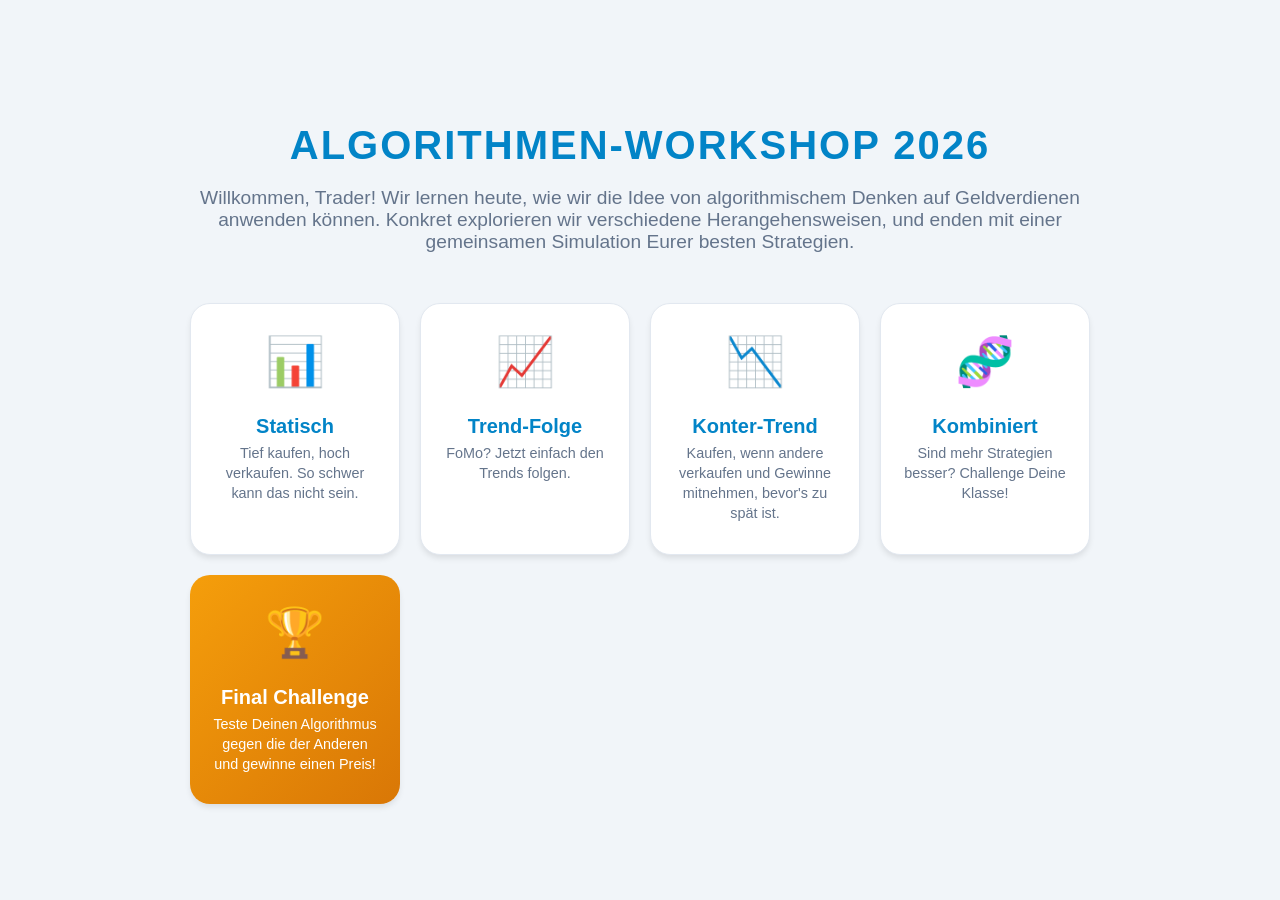
<file: index.html>
<!DOCTYPE html>
<html lang="de">
<head>
    <meta charset="UTF-8">
    <meta name="viewport" content="width=device-width, initial-scale=1.0">
    <title>Willkommen | Algorithmen-Workshop</title>
    <style>
        :root {
            --primary: #0284c7;
            --primary-hover: #0369a1;
            --bg: #f1f5f9;
            --card-bg: #ffffff;
            --text: #1e293b;
            --text-muted: #64748b;
        }

        body {
            font-family: 'Segoe UI', Roboto, Helvetica, Arial, sans-serif;
            background-color: var(--bg);
            color: var(--text);
            margin: 0;
            display: flex;
            justify-content: center;
            align-items: center;
            min-height: 100vh;
        }

        .welcome-container {
            width: 100%;
            max-width: 900px;
            padding: 40px 20px;
            text-align: center;
        }

        .header {
            margin-bottom: 50px;
        }

        h1 {
            font-size: 2.5rem;
            color: var(--primary);
            margin-bottom: 10px;
            text-transform: uppercase;
            letter-spacing: 2px;
        }

        .subtitle {
            font-size: 1.2rem;
            color: var(--text-muted);
        }

        /* Navigations-Grid */
        .nav-grid {
            display: grid;
            grid-template-columns: repeat(auto-fit, minmax(200px, 1fr));
            gap: 20px;
            margin-top: 30px;
        }

        .nav-card {
            background: var(--card-bg);
            padding: 30px 20px;
            border-radius: 20px;
            text-decoration: none;
            color: var(--text);
            border: 1px solid #e2e8f0;
            transition: all 0.3s cubic-bezier(0.4, 0, 0.2, 1);
            display: flex;
            flex-direction: column;
            align-items: center;
            box-shadow: 0 4px 6px -1px rgba(0, 0, 0, 0.1);
        }

        .nav-card:hover {
            transform: translateY(-10px);
            border-color: var(--primary);
            box-shadow: 0 20px 25px -5px rgba(0, 0, 0, 0.1);
        }

        .icon {
            font-size: 3rem;
            margin-bottom: 15px;
        }

        .nav-card h3 {
            margin: 10px 0 5px 0;
            font-size: 1.25rem;
            color: var(--primary);
        }

        .nav-card p {
            font-size: 0.9rem;
            color: var(--text-muted);
            margin: 0;
            line-height: 1.4;
        }

        .challenge-card {
            background: linear-gradient(135deg, #f59e0b 0%, #d97706 100%); /* Gold/Bernstein Gradient */
            color: white;
            grid-column: span 1;
            border: none;
            animation: pulse 2s infinite; /* Ein subtiles Pulsieren, um Aufmerksamkeit zu erzeugen */
        }
        
        .challenge-card h3, .challenge-card p {
            color: white;
        }
        
        .challenge-card:hover {
            transform: translateY(-10px) scale(1.02);
            box-shadow: 0 20px 30px rgba(217, 119, 6, 0.4);
        }
    </style>
</head>
<body>

<div class="welcome-container">
    <div class="header">
        <h1>Algorithmen-Workshop 2026</h1>
        <p class="subtitle">Willkommen, Trader! Wir lernen heute, wie wir die Idee von algorithmischem Denken auf Geldverdienen anwenden können. Konkret explorieren wir verschiedene Herangehensweisen, und enden mit einer gemeinsamen Simulation Eurer besten Strategien.</p>
    </div>

    <nav class="nav-grid">
        <a href="statisch.html" class="nav-card">
            <span class="icon">📊</span>
            <h3>Statisch</h3>
            <p>Tief kaufen, hoch verkaufen. So schwer kann das nicht sein.</p>
        </a>

        <a href="trend.html" class="nav-card">
            <span class="icon">📈</span>
            <h3>Trend-Folge</h3>
            <p>FoMo? Jetzt einfach den Trends folgen.</p>
        </a>

        <a href="konter-trend.html" class="nav-card">
            <span class="icon">📉</span>
            <h3>Konter-Trend</h3>
            <p>Kaufen, wenn andere verkaufen und Gewinne mitnehmen, bevor's zu spät ist.</p>
        </a>

        <a href="kombiniert.html" class="nav-card">
            <span class="icon">🧬</span>
            <h3>Kombiniert</h3>
            <p>Sind mehr Strategien besser? Challenge Deine Klasse!</p>
        </a>
        
        <a href="challenge.html" class="nav-card challenge-card">
            <span class="icon">🏆</span>
            <h3>Final Challenge</h3>
            <p>Teste Deinen Algorithmus gegen die der Anderen und gewinne einen Preis!</p>
        </a>
    </nav>
</div>

</body>
</html>
</file>
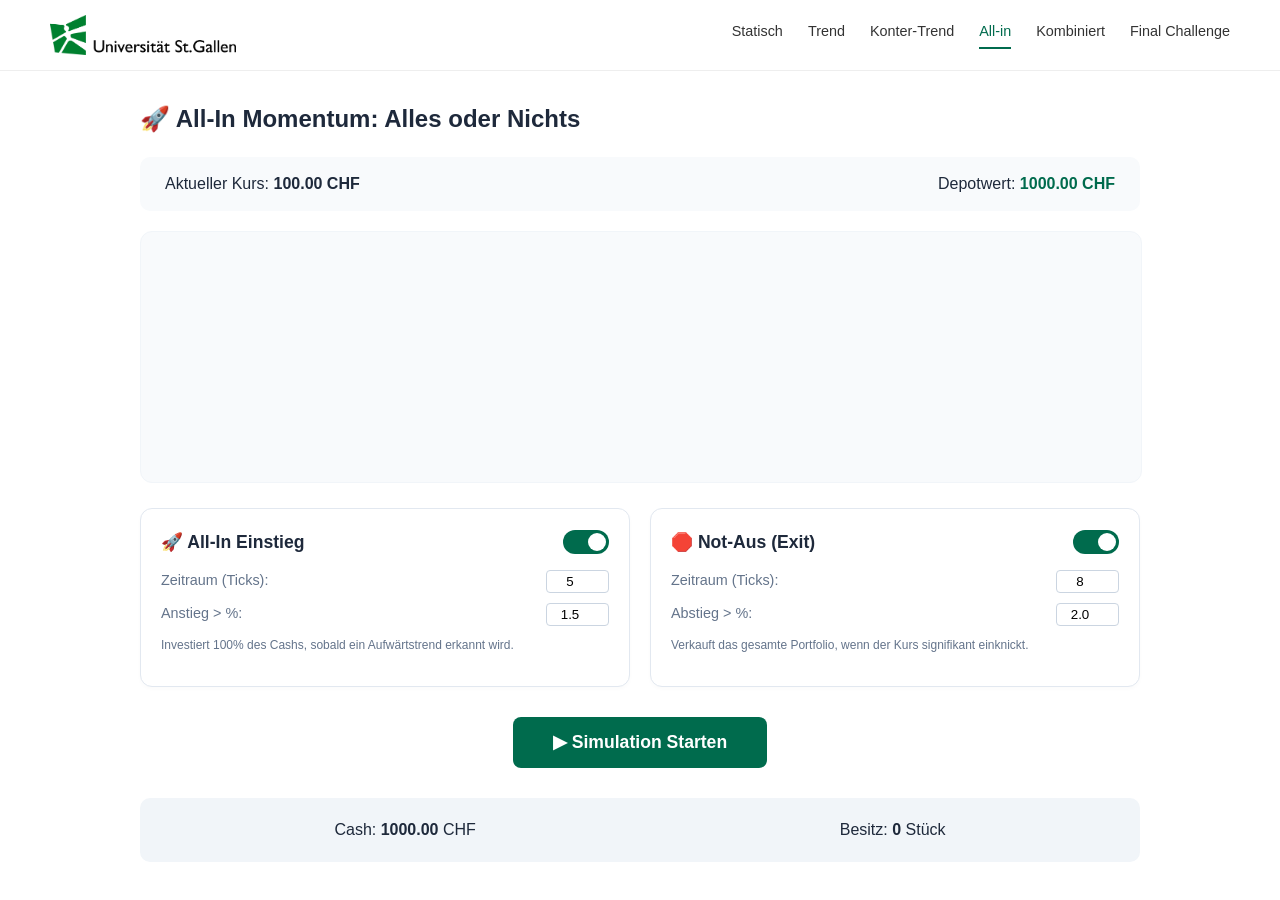
<file: allin.html>
<!DOCTYPE html>
<html lang="de">
<head>
    <meta charset="UTF-8">
    <title>Algo-Workshop: Momentum & All-In</title>
    <link rel="stylesheet" href="style.css">
    <script src="charts.js"></script>
</head>

<body>
    <header>
        <div class="logo-container">
            <a href="home.html">
                <img src="HSG_Logo_DE_RGB.png" alt="HSG Logo">
            </a>
        </div>
        <button class="menu-toggle" onclick="toggleMenu()">
            <span></span>
            <span></span>
            <span></span>
        </button>
    
        <nav id="main-nav">
            <a href="statisch.html">Statisch</a>
            <a href="trend.html">Trend</a>
            <a href="konter-trend.html">Konter-Trend</a>
            <a href="allin.html" class="active">All-in</a>
            <a href="kombiniert.html">Kombiniert</a>
            <a href="challenge.html">Final Challenge</a>
        </nav>
    </header>
<div class="container">
    <h2>🚀 All-In Momentum: Alles oder Nichts</h2>
    
    <div class="market-info">
        <div>Aktueller Kurs: <strong id="price">100.00 CHF</strong></div>
        <div>Depotwert: <strong id="total" style="color: #006b4d;">1000.00 CHF</strong></div>
    </div>

    <canvas id="chart"></canvas>

    <div class="strategy-grid">
        <div class="rule-card buy">
            <div class="switch-header">
                <h4>🚀 All-In Einstieg</h4>
                <label class="ios-switch">
                    <input type="checkbox" id="buy_active" checked>
                    <span class="ios-slider"></span>
                </label>
            </div>
            <div class="input-group">
                <span>Zeitraum (Ticks):</span>
                <input type="number" id="ticks" value="5">
            </div>
            <div class="input-group">
                <span>Anstieg > %:</span>
                <input type="number" id="percent_buy" value="1.5">
            </div>
            <p style="font-size: 0.75em; color: #64748b; margin-top: 10px;">
                Investiert 100% des Cashs, sobald ein Aufwärtstrend erkannt wird.
            </p>
        </div>

        <div class="rule-card sell">
            <div class="switch-header">
                <h4>🛑 Not-Aus (Exit)</h4>
                <label class="ios-switch">
                    <input type="checkbox" id="sell_active" checked>
                    <span class="ios-slider"></span>
                </label>
            </div>
            <div class="input-group">
                <span>Zeitraum (Ticks):</span>
                <input type="number" id="ticks_sell" value="8">
            </div>
            <div class="input-group">
                <span>Abstieg > %:</span>
                <input type="number" id="percent_sell" value="2.0">
            </div>
            <p style="font-size: 0.75em; color: #64748b; margin-top: 10px;">
                Verkauft das gesamte Portfolio, wenn der Kurs signifikant einknickt.
            </p>
        </div>
    </div>

    <div style="text-align: center; margin-top: 30px;">
        <button onclick="toggleSimulation()" id="startBtn" class="btn-start">▶ Simulation Starten</button>
    </div>

    <div class="footer-stats">
        <span>Cash: <b id="cash">1000.00</b> CHF</span>
        <span>Besitz: <b id="shares">0</b> Stück</span>
    </div>
</div>

<script>
    let price = 100, cash = 1000, shares = 0, isRunning = false;
    let history = [100], portfolioHistory = [1000];

    function toggleSimulation() {
        isRunning = !isRunning;
        const btn = document.getElementById('startBtn');
        if (isRunning) {
            btn.innerText = "⏹ Simulation Stoppen";
            btn.classList.add('running');
            runStep();
        } else {
            btn.innerText = "▶ Simulation Starten";
            btn.classList.remove('running');
        }
    }

    function runStep() {
        if(!isRunning) return;

        // 1. Marktbewegung (simuliert)
        let volatilityFactor = 0.1; 
        let change = price * (Math.random() - 0.5) * volatilityFactor;
        price = Math.max(10, +(price + change).toFixed(2));
        history.push(price);
        if(history.length > 100) history.shift();

        // 2. KAUF LOGIK: ALL-IN (Zeitbasiert)
        if (document.getElementById('buy_active').checked && cash >= price) {
            let tBuy = parseInt(document.getElementById('ticks').value);
            let pBuy = parseFloat(document.getElementById('percent_buy').value) / 100;
            
            if (history.length > tBuy) {
                let oldPrice = history[history.length - 1 - tBuy];
                let growth = (price - oldPrice) / oldPrice;

                if (growth >= pBuy) {
                    // ALL-IN: Kaufe so viele wie möglich
                    let amountToBuy = Math.floor(cash / price);
                    if(amountToBuy > 0) {
                        cash -= (amountToBuy * price);
                        shares += amountToBuy;
                        console.log("ALL-IN KAUF: " + amountToBuy + " Stück");
                    }
                }
            }
        }

        // 3. VERKAUF LOGIK: TREND-STOP (Zeitbasiert)
        if (document.getElementById('sell_active').checked && shares > 0) {
            let tSell = parseInt(document.getElementById('ticks_sell').value);
            let pSell = parseFloat(document.getElementById('percent_sell').value) / 100;
            
            if (history.length > tSell) {
                let oldPrice = history[history.length - 1 - tSell];
                let drop = (oldPrice - price) / oldPrice;

                if (drop >= pSell) {
                    // REISSLEINE: Alles verkaufen
                    cash += (shares * price);
                    console.log("MOMENTUM-STOP: Alles verkauft bei " + price);
                    shares = 0;
                }
            }
        }

        let currentTotal = +(cash + (shares * price)).toFixed(2);
        portfolioHistory.push(currentTotal);
        if(portfolioHistory.length > 100) portfolioHistory.shift();

        updateUI(currentTotal);
        setTimeout(runStep, 500);
    }

    function toggleMenu() {
        const nav = document.getElementById('main-nav');
        nav.classList.toggle('active');
    }
    
    function updateUI(total) {
        document.getElementById('price').innerText = price.toFixed(2) + " CHF";
        document.getElementById('cash').innerText = cash.toFixed(2);
        document.getElementById('shares').innerText = shares;
        document.getElementById('total').innerText = total.toFixed(2) + " CHF";
        if (typeof drawChart === "function") drawChart();
    }

    window.onload = () => { drawChart(); };
</script>
</body>
</html>
</file>
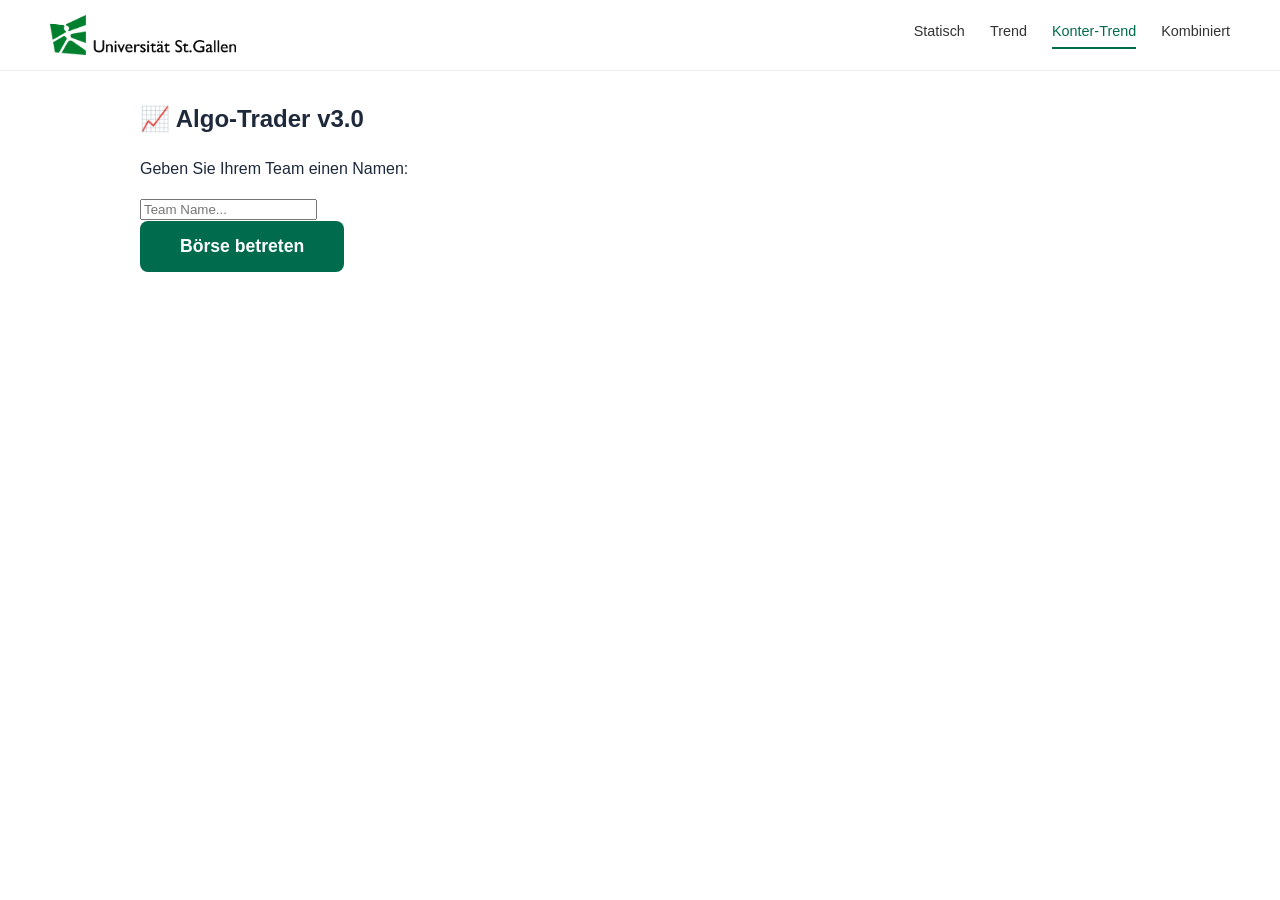
<file: final.html>
<!DOCTYPE html>
<html lang="de">
<head>
    <meta charset="UTF-8">
    <title>Algo-Workshop: Trends kontern</title>
    <link rel="stylesheet" href="style.css">
</head>
<body>
    <header>
        <div class="logo-container">
            <a href="home.html">
                <img src="HSG_Logo_DE_RGB.png" alt="HSG Logo">
            </a>
        </div>
        
        <nav>
            <a href="statisch.html">Statisch</a>
            <a href="trend.html">Trend</a>
            <a href="konter-trend.html" class="active">Konter-Trend</a>
            <a href="kombiniert.html">Kombiniert</a>
        </nav>
    </header>
<div class="container">
    <div id="setup-screen">
        <h2>📈 Algo-Trader v3.0</h2>
        <p>Geben Sie Ihrem Team einen Namen:</p>
        <input type="text" id="playerName" placeholder="Team Name...">
        <br>
        <button class="btn-start" onclick="startTrading()">Börse betreten</button>
    </div>

    <div id="trading-screen" style="display:none;">
        <div class="market-info">
            <div>Aktienkurs <strong id="price">...</strong></div>
            <div>Depot-Gesamtwert <strong id="total">1000.00</strong></div>
            <div style="text-align: right;">Team <strong id="player-label" style="color:#64748b; font-size:1.2em;">-</strong></div>
        </div>

        <div class="strategy-grid">
            <div class="rule-card buy">
                <h4>📈 Trend-Kauf</h4>
                <div class="input-group">Zeitraum (Ticks): <input type="number" id="t1" value="5"></div>
                <div class="input-group">Anstieg (> %): <input type="number" id="p1" value="2"></div>
                <div class="input-group">Menge (Stück): <input type="number" id="a1" value="1"></div>
                <div class="switch-container">
                    <span class="switch-label">Autopilot</span>
                    <label class="ios-switch"><input type="checkbox" id="e1"><span class="ios-slider"></span></label>
                </div>
            </div>
            
            <div class="rule-card sell">
                <h4>💰 Take-Profit</h4>
                <div class="input-group">Zeitraum (Ticks): <input type="number" id="t2" value="10"></div>
                <div class="input-group">Anstieg (> %): <input type="number" id="p2" value="5"></div>
                <div class="input-group">Menge (Stück): <input type="number" id="a2" value="1"></div>
                <div class="switch-container">
                    <span class="switch-label">Autopilot</span>
                    <label class="ios-switch"><input type="checkbox" id="e2"><span class="ios-slider"></span></label>
                </div>
            </div>

            <div class="rule-card buy">
                <h4>📉 Dip-Kauf</h4>
                <div class="input-group">Zeitraum (Ticks): <input type="number" id="t3" value="8"></div>
                <div class="input-group">Fall (> %): <input type="number" id="p3" value="3"></div>
                <div class="input-group">Menge (Stück): <input type="number" id="a3" value="1"></div>
                <div class="switch-container">
                    <span class="switch-label">Autopilot</span>
                    <label class="ios-switch"><input type="checkbox" id="e3"><span class="ios-slider"></span></label>
                </div>
            </div>

            <div class="rule-card sell">
                <h4>🛡️ Stop-Loss</h4>
                <div class="input-group">Zeitraum (Ticks): <input type="number" id="t4" value="3"></div>
                <div class="input-group">Fall (> %): <input type="number" id="p4" value="2"></div>
                <div class="input-group">Menge (Stück): <input type="number" id="a4" value="1"></div>
                <div class="switch-container">
                    <span class="switch-label">Autopilot</span>
                    <label class="ios-switch"><input type="checkbox" id="e4"><span class="ios-slider"></span></label>
                </div>
            </div>
        </div>

        <canvas id="chart"></canvas>
        <div id="log-msg">Warte auf Marktdaten...</div>

        <div class="footer-stats">
            <span>Cash: <b id="cash">1000.00</b> €</span>
            <span>Aktienwert: <b id="sharesValue">0.00</b> €</span>
            <span>Bestand: <b id="shares">0</b> Stück</span>
        </div>
    </div>
</div>

<script>
    let price = 100, cash = 1000, shares = 0, isRunning = false, history = [100];

    function toggleSimulation() {
        isRunning = !isRunning;
        const btn = document.getElementById('startBtn');
        btn.innerText = isRunning ? "Simulation Stoppen" : "Simulation Starten";
        btn.className = isRunning ? "running" : "stopped";
        if(isRunning) runStep();
    }

    function runStep() {
        if(!isRunning) return;

        // 1. Marktbewegung
        let volatility = 0.02; 
        price = +(price * (1 + (Math.random() - 0.5) * volatility)).toFixed(2);
        history.push(price);
        if(history.length > 100) history.shift();

        // 2. Logik-Prüfung
        checkRule(1, "BUY", true);  // Steigt -> Kaufen
        checkRule(2, "SELL", true); // Steigt -> Verkaufen
        checkRule(3, "BUY", false); // Fällt -> Kaufen
        checkRule(4, "SELL", false);// Fällt -> Verkaufen

        updateUI();
        setTimeout(runStep, 600);
    }

    function checkRule(id, action, positiveDirection) {
        if (!document.getElementById('e' + id).checked) return;

        let t = parseInt(document.getElementById('t' + id).value);
        let p = parseFloat(document.getElementById('p' + id).value) / 100;

        if (history.length > t) {
            let oldPrice = history[history.length - 1 - t];
            let change = (price - oldPrice) / oldPrice;

            if (positiveDirection && change >= p) {
                executeTrade(action);
            } else if (!positiveDirection && change <= -p) {
                executeTrade(action);
            }
        }
    }

    function executeTrade(action) {
        if (action === "BUY" && cash >= price) {
            cash -= price; shares++;
        } else if (action === "SELL" && shares > 0) {
            cash += price; shares--;
        }
    }

    function updateUI() {
        document.getElementById('price').innerText = price.toFixed(2);
        document.getElementById('cash').innerText = cash.toFixed(2);
        document.getElementById('shares').innerText = shares;
        document.getElementById('total').innerText = (cash + shares * price).toFixed(2);
        drawChart();
    }

    function drawChart() {
        const canvas = document.getElementById('chart'), ctx = canvas.getContext('2d');
        ctx.clearRect(0,0,canvas.width, canvas.height);
        ctx.strokeStyle = "#3498db"; ctx.lineWidth = 2; ctx.beginPath();
        history.forEach((p, i) => {
            let x = (i / (history.length-1)) * canvas.width;
            let y = canvas.height - (p - (Math.min(...history)*0.95)) * 10; 
            i === 0 ? ctx.moveTo(x, y) : ctx.lineTo(x, y);
        });
        ctx.stroke();
    }
</script>
</body>
</html>
</file>
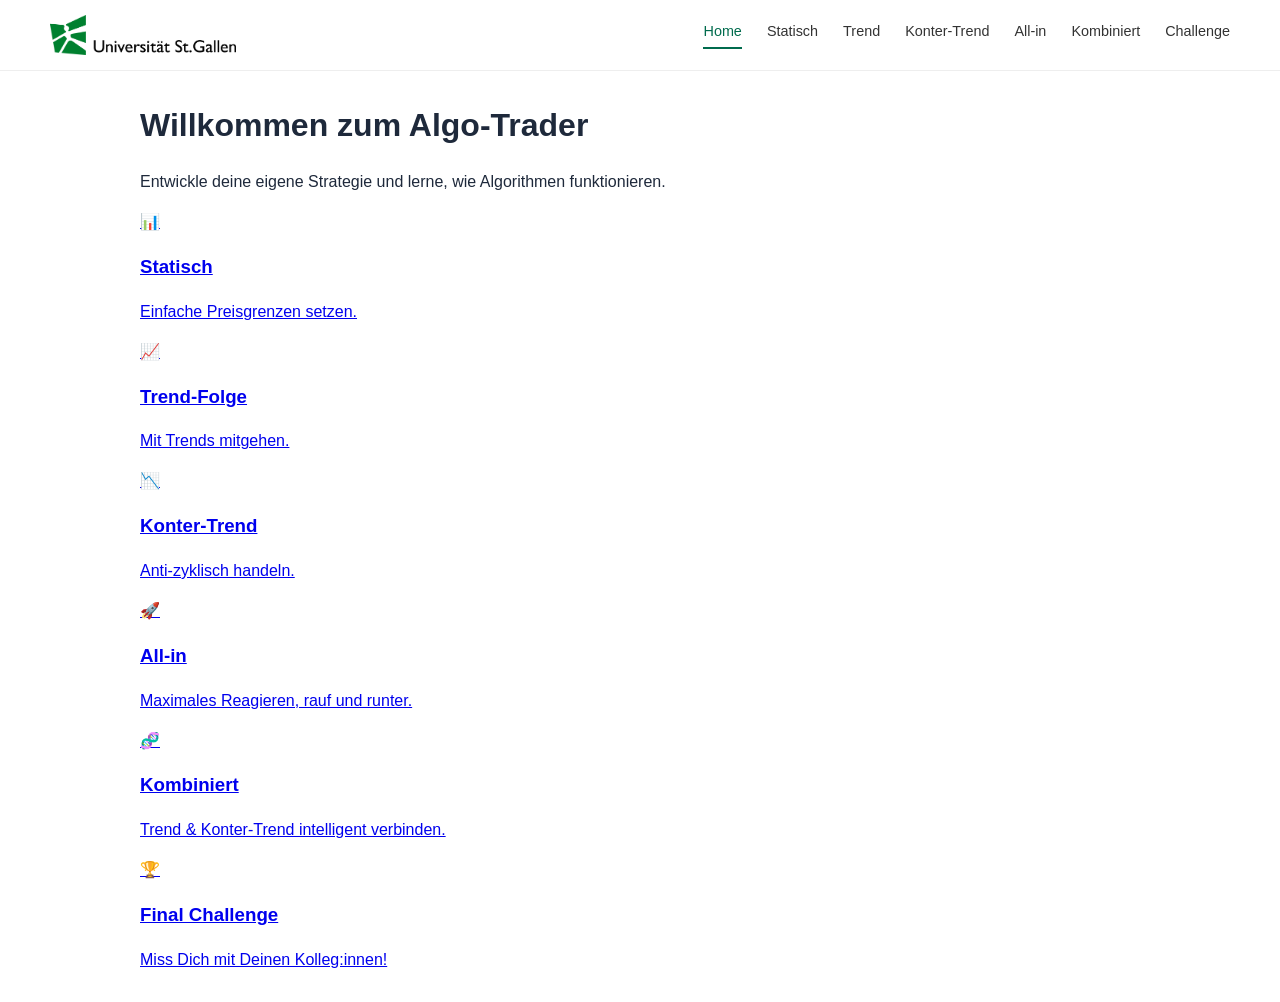
<file: home.html>
<!DOCTYPE html>
<html lang="de">
<head>
    <meta charset="UTF-8">
    <title>Börsen-Workshop | Home</title>
    <link rel="stylesheet" href="style.css">
</head>
<body>

<header>
    <div class="logo-container">
        <a href="home.html"><img src="HSG_Logo_DE_RGB.png" alt="HSG Logo"></a>
    </div>
    <button class="menu-toggle" onclick="toggleMenu()">
        <span></span><span></span><span></span>
    </button>
    <nav id="main-nav">
        <a href="home.html" class="active">Home</a>
        <a href="statisch.html">Statisch</a>
        <a href="trend.html">Trend</a>
        <a href="konter-trend.html">Konter-Trend</a>
        <a href="allin.html">All-in</a>
        <a href="kombiniert.html">Kombiniert</a>
        <a href="challenge.html">Challenge</a>
    </nav>
</header>

<div class="container">
    <div class="welcome-section">
        <h1>Willkommen zum Algo-Trader</h1>
        <p>Entwickle deine eigene Strategie und lerne, wie Algorithmen funktionieren.</p>
    </div>

    <div class="lesson-grid">
        <a href="statisch.html" class="lesson-card">
            <span class="icon">📊</span>
            <h3>Statisch</h3>
            <p>Einfache Preisgrenzen setzen.</p>
        </a>

        <a href="trend.html" class="lesson-card">
            <span class="icon">📈</span>
            <h3>Trend-Folge</h3>
            <p>Mit Trends mitgehen.</p>
        </a>

        <a href="konter-trend.html" class="lesson-card">
            <span class="icon">📉</span>
            <h3>Konter-Trend</h3>
            <p>Anti-zyklisch handeln.</p>
        </a>

        <a href="allin.html" class="lesson-card">
            <span class="icon">🚀</span>
            <h3>All-in</h3>
            <p>Maximales Reagieren, rauf und runter.</p>
        </a>
        
        <a href="kombiniert.html" class="lesson-card">
            <span class="icon">🧬</span>
            <h3>Kombiniert</h3>
            <p>Trend & Konter-Trend intelligent verbinden.</p>
        </a>

        <a href="challenge.html" class="lesson-card challenge-highlight">
            <span class="icon">🏆</span>
            <h3>Final Challenge</h3>
            <p>Miss Dich mit Deinen Kolleg:innen!</p>
        </a>
    </div>
</div>

<script>
    function toggleMenu() {
        document.getElementById('main-nav').classList.toggle('active');
    }
</script>

</body>
</html>
</file>
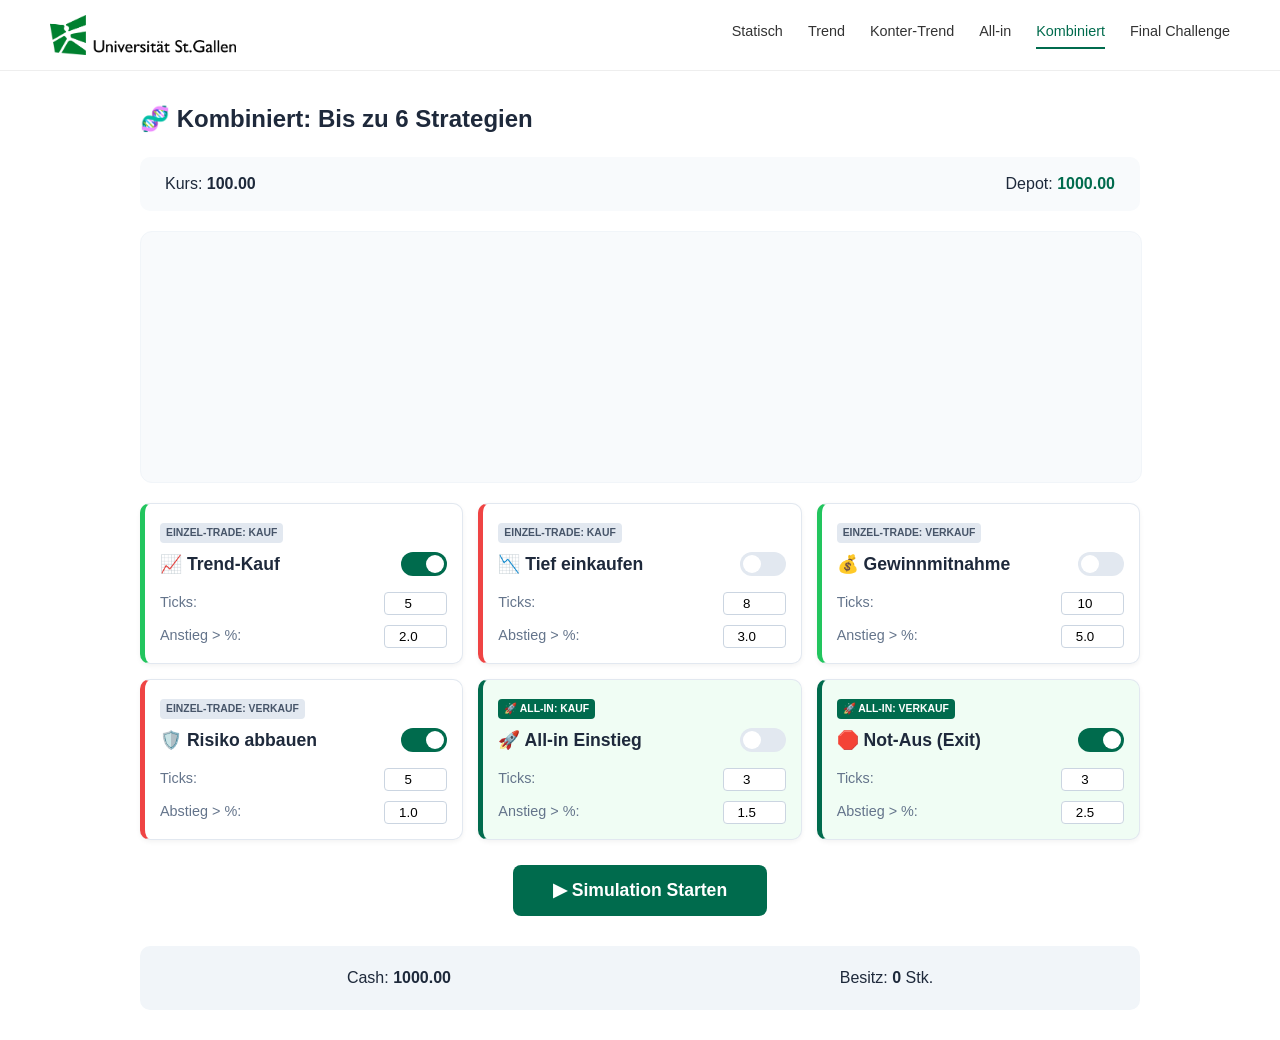
<file: kombiniert.html>
<!DOCTYPE html>
<html lang="de">
<head>
    <meta charset="UTF-8">
    <title>HSG Algo-Trader: Pro-Kombination</title>
    <link rel="stylesheet" href="style.css">
    <script src="charts.js"></script>
    <style>
        /* Optimiertes Grid für 6 Karten auf dem Beamer/Monitor */
        .strategy-grid {
            display: grid;
            grid-template-columns: repeat(auto-fit, minmax(300px, 1fr));
            gap: 15px;
            margin-top: 20px;
        }
        .rule-card { border-radius: 10px; padding: 15px; background: #fff; box-shadow: 0 2px 5px rgba(0,0,0,0.05); }
        .rule-card.buy { border-left: 5px solid #22c55e; }
        .rule-card.sell { border-left: 5px solid #ef4444; }
        .rule-card.allin { border-left: 5px solid #006b4d; background: #f0fdf4; }
        
        .card-tag { 
            font-size: 0.65em; 
            font-weight: bold; 
            text-transform: uppercase; 
            padding: 2px 6px; 
            border-radius: 4px; 
            margin-bottom: 8px; 
            display: inline-block;
        }
        .tag-single { background: #e2e8f0; color: #475569; }
        .tag-allin { background: #006b4d; color: white; }
    </style>
</head> 

<body>
    <header>
        <div class="logo-container">
            <a href="home.html">
                <img src="HSG_Logo_DE_RGB.png" alt="HSG Logo">
            </a>
        </div>
        <button class="menu-toggle" onclick="toggleMenu()">
            <span></span>
            <span></span>
            <span></span>
        </button>
    
        <nav id="main-nav">
            <a href="statisch.html">Statisch</a>
            <a href="trend.html">Trend</a>
            <a href="konter-trend.html">Konter-Trend</a>
            <a href="allin.html">All-in</a>
            <a href="kombiniert.html" class="active">Kombiniert</a>
            <a href="challenge.html">Final Challenge</a>
        </nav>
    </header>

<div class="container">
    <h2>🧬 Kombiniert: Bis zu 6 Strategien</h2>
    
    <div class="market-info">
        <div>Kurs: <strong id="price">100.00</strong></div>
        <div>Depot: <strong id="total" style="color: #006b4d;">1000.00</strong></div>
    </div>

    <canvas id="chart"></canvas>

    <div class="strategy-grid">
        
        <div class="rule-card buy">
            <span class="card-tag tag-single">Einzel-Trade: Kauf</span>
            <div class="switch-header">
                <h4>📈 Trend-Kauf</h4>
                <label class="ios-switch"><input type="checkbox" id="e1" checked><span class="ios-slider"></span></label>
            </div>
            <div class="input-group"><span>Ticks:</span> <input type="number" id="t1" value="5"></div>
            <div class="input-group"><span>Anstieg > %:</span> <input type="number" id="p1" value="2.0"></div>
        </div>

        <div class="rule-card sell">
            <span class="card-tag tag-single">Einzel-Trade: Kauf</span>
            <div class="switch-header">
                <h4>📉 Tief einkaufen</h4>
                <label class="ios-switch"><input type="checkbox" id="e5"><span class="ios-slider"></span></label>
            </div>
            <div class="input-group"><span>Ticks:</span> <input type="number" id="t5" value="8"></div>
            <div class="input-group"><span>Abstieg > %:</span> <input type="number" id="p5" value="3.0"></div>
        </div>

        <div class="rule-card buy">
            <span class="card-tag tag-single">Einzel-Trade: Verkauf</span>
            <div class="switch-header">
                <h4>💰 Gewinnmitnahme</h4>
                <label class="ios-switch"><input type="checkbox" id="e2"><span class="ios-slider"></span></label>
            </div>
            <div class="input-group"><span>Ticks:</span> <input type="number" id="t2" value="10"></div>
            <div class="input-group"><span>Anstieg > %:</span> <input type="number" id="p2" value="5.0"></div>
        </div>
        
        <div class="rule-card sell">
            <span class="card-tag tag-single">Einzel-Trade: Verkauf</span>
            <div class="switch-header">
                <h4>🛡️ Risiko abbauen</h4>
                <label class="ios-switch"><input type="checkbox" id="e6" checked><span class="ios-slider"></span></label>
            </div>
            <div class="input-group"><span>Ticks:</span> <input type="number" id="t6" value="5"></div>
            <div class="input-group"><span>Abstieg > %:</span> <input type="number" id="p6" value="1.0"></div>
        </div>

        <div class="rule-card buy allin">
            <span class="card-tag tag-allin">🚀 ALL-IN: Kauf</span>
            <div class="switch-header">
                <h4>🚀 All-in Einstieg</h4>
                <label class="ios-switch"><input type="checkbox" id="e3"><span class="ios-slider"></span></label>
            </div>
            <div class="input-group"><span>Ticks:</span> <input type="number" id="t3" value="3"></div>
            <div class="input-group"><span>Anstieg > %:</span> <input type="number" id="p3" value="1.5"></div>
        </div>

        <div class="rule-card sell allin">
            <span class="card-tag tag-allin">🚀 ALL-IN: Verkauf</span>
            <div class="switch-header">
                <h4>🛑 Not-Aus (Exit)</h4>
                <label class="ios-switch"><input type="checkbox" id="e4" checked><span class="ios-slider"></span></label>
            </div>
            <div class="input-group"><span>Ticks:</span> <input type="number" id="t4" value="3"></div>
            <div class="input-group"><span>Abstieg > %:</span> <input type="number" id="p4" value="2.5"></div>
        </div>
    </div>

    <div style="text-align: center; margin-top: 25px;">
        <button onclick="toggleSimulation()" id="startBtn" class="btn-start">▶ Simulation Starten</button>
    </div>

    <div class="footer-stats">
        <span>Cash: <b id="cash">1000.00</b></span>
        <span>Besitz: <b id="shares">0</b> Stk.</span>
    </div>
</div>

<script>
    let price = 100, cash = 1000, shares = 0, isRunning = false;
    let history = [100], portfolioHistory = [1000];

    function toggleSimulation() {
        isRunning = !isRunning;
        const btn = document.getElementById('startBtn');
        if (isRunning) {
            btn.innerText = "⏹ Stopp";
            btn.classList.add('running');
            runStep();
        } else {
            btn.innerText = "▶ Start";
            btn.classList.remove('running');
        }
    }

    function runStep() {
        if(!isRunning) return;

        // Marktbewegung
        price = +(price * (1 + (Math.random() - 0.5) * 0.03)).toFixed(2);
        history.push(price);
        if(history.length > 100) history.shift();

        // Prüfung der 6 Regeln
        // Parameter: ID, Aktion, Richtung (true=Aufwärts, false=Abwärts), isAllIn
        checkRule(1, "BUY",  true,  false); // Einzel Trend-Kauf
        checkRule(2, "SELL", true,  false); // Einzel Gewinnmitnahme
        checkRule(3, "BUY",  true,  true);  // All-In Momentum Entry
        checkRule(4, "SELL", false, true);  // All-In Not-Aus
        checkRule(5, "BUY",  false, false); // Einzel Dip-Buying
        checkRule(6, "SELL", false, false); // Einzel Risiko-Stop

        let total = +(cash + shares * price).toFixed(2);
        portfolioHistory.push(total);
        if(portfolioHistory.length > 100) portfolioHistory.shift();

        updateUI(total);
        setTimeout(runStep, 600);
    }

    function checkRule(id, action, positiveDir, isAllIn) {
        const toggle = document.getElementById('e' + id);
        if (!toggle || !toggle.checked) return;

        let t = parseInt(document.getElementById('t' + id).value);
        let p = parseFloat(document.getElementById('p' + id).value) / 100;

        if (history.length > t) {
            let oldPrice = history[history.length - 1 - t];
            let change = (price - oldPrice) / oldPrice;

            if (positiveDir && change >= p) executeTrade(action, isAllIn);
            else if (!positiveDir && change <= -p) executeTrade(action, isAllIn);
        }
    }

    function executeTrade(action, isAllIn) {
        if (action === "BUY" && cash >= price) {
            let amount = isAllIn ? Math.floor(cash / price) : 1;
            if (amount > 0) {
                cash -= (amount * price);
                shares += amount;
            }
        } 
        else if (action === "SELL" && shares > 0) {
            let amount = isAllIn ? shares : 1;
            cash += (amount * price);
            shares -= amount;
        }
    }

    function toggleMenu() {
        const nav = document.getElementById('main-nav');
        nav.classList.toggle('active');
    }
    
    function updateUI(total) {
        document.getElementById('price').innerText = price.toFixed(2) + " CHF";
        document.getElementById('cash').innerText = cash.toFixed(2);
        document.getElementById('shares').innerText = shares;
        document.getElementById('total').innerText = total.toFixed(2) + " CHF";
        if (typeof drawChart === "function") drawChart();
    }

    window.onload = () => { drawChart(); };
</script>
</body>
</html>
</file>
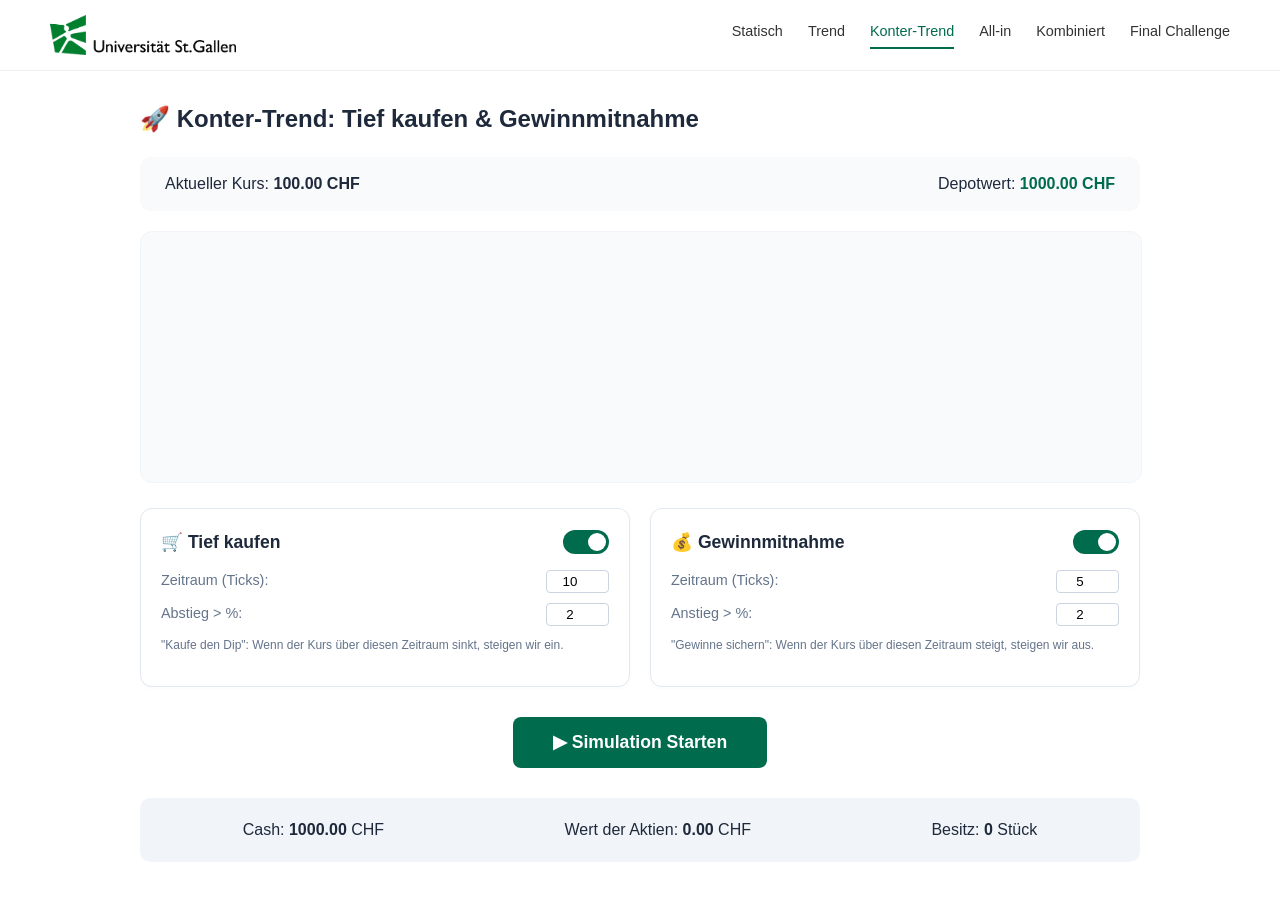
<file: konter-trend.html>
<!DOCTYPE html>
<html lang="de">
<head>
    <meta charset="UTF-8">
    <title>Algo-Workshop: Trends kontern</title>
    <link rel="stylesheet" href="style.css">
    <script src="charts.js"></script>
</head>
<body>
    <header>
        <div class="logo-container">
            <a href="home.html">
                <img src="HSG_Logo_DE_RGB.png" alt="HSG Logo">
            </a>
        </div>
        <button class="menu-toggle" onclick="toggleMenu()">
            <span></span>
            <span></span>
            <span></span>
        </button>
    
        <nav id="main-nav">
            <a href="statisch.html">Statisch</a>
            <a href="trend.html">Trend</a>
            <a href="konter-trend.html" class="active">Konter-Trend</a>
            <a href="allin.html">All-in</a>
            <a href="kombiniert.html">Kombiniert</a>
            <a href="challenge.html">Final Challenge</a>
        </nav>
    </header>

<div class="container">
    <h2>🚀 Konter-Trend: Tief kaufen & Gewinnmitnahme</h2>
    
    <div class="market-info">
        <div>Aktueller Kurs: <strong id="price">100.00 CHF</strong></div>
        <div>Depotwert: <strong id="total" style="color: #006b4d;">1000.00 CHF</strong></div>
    </div>

    <canvas id="chart"></canvas>

    <div class="strategy-grid">
        <div class="rule-card buy">
            <div class="switch-header">
                <h4>🛒 Tief kaufen</h4>
                <label class="ios-switch">
                    <input type="checkbox" id="buy_active" checked>
                    <span class="ios-slider"></span>
                </label>
            </div>
            <div class="input-group">
                <span>Zeitraum (Ticks):</span>
                <input type="number" id="ticks_buy" value="10">
            </div>
            <div class="input-group">
                <span>Abstieg > %:</span>
                <span><input type="number" id="percent_buy" value="2"></span>
            </div>
            <p style="font-size: 0.75em; color: #64748b; margin-top: 10px;">
                "Kaufe den Dip": Wenn der Kurs über diesen Zeitraum sinkt, steigen wir ein.
            </p>
        </div>

        <div class="rule-card sell">
            <div class="switch-header">
                <h4>💰 Gewinnmitnahme</h4>
                <label class="ios-switch">
                    <input type="checkbox" id="sell_active" checked>
                    <span class="ios-slider"></span>
                </label>
            </div>
            <div class="input-group">
                <span>Zeitraum (Ticks):</span>
                <input type="number" id="ticks_sell" value="5">
            </div>
            <div class="input-group">
                <span>Anstieg > %:</span>
                <span><input type="number" id="percent_sell" value="2"></span>
            </div>
            <p style="font-size: 0.75em; color: #64748b; margin-top: 10px;">
                "Gewinne sichern": Wenn der Kurs über diesen Zeitraum steigt, steigen wir aus.
            </p>
        </div>
    </div>

    <div style="text-align: center; margin-top: 30px;">
        <button onclick="toggleSimulation()" id="startBtn" class="btn-start">▶ Simulation Starten</button>
    </div>

    <div class="footer-stats">
        <span>Cash: <b id="cash">1000.00</b> CHF</span>
        <span>Wert der Aktien: <b id="sharesValue">0.00</b> CHF</span>
        <span>Besitz: <b id="shares">0</b> Stück</span>
    </div>
</div>

<script>
    let price = 100, cash = 1000, shares = 0, isRunning = false;
    let history = [100], portfolioHistory = [1000];

    // Navigation Funktion direkt hier drin
    function toggleMenu() {
        const nav = document.getElementById('main-nav');
        nav.classList.toggle('active');
    }

    function toggleSimulation() {
        isRunning = !isRunning;
        const btn = document.getElementById('startBtn');
        
        if (isRunning) {
            btn.innerText = "⏹ Simulation Stoppen";
            btn.classList.add('running');
            runStep();
        } else {
            btn.innerText = "▶ Simulation Starten";
            btn.classList.remove('running');
        }
    }

    function runStep() {
        if(!isRunning) return;

        // 1. Markt simulieren
        let change = (Math.random() - 0.5) * 4;
        price = Math.max(10, +(price + change).toFixed(2));
        history.push(price);
        if(history.length > 100) history.shift();

        // 2. Strategie-Logik
        
        // KAUF LOGIK
        if (document.getElementById('buy_active').checked) {
            let tBuy = parseInt(document.getElementById('ticks_buy').value);
            let pBuy = parseFloat(document.getElementById('percent_buy').value) / 100;
            
            if (history.length > tBuy) {
                let oldPriceBuy = history[history.length - 1 - tBuy];
                let ratioBuy = (price - oldPriceBuy) / oldPriceBuy;
                if (ratioBuy <= -pBuy && cash >= price) {
                    cash -= price; shares++;
                }
            }
        }

        // VERKAUF LOGIK
        if (document.getElementById('sell_active').checked) {
            let tSell = parseInt(document.getElementById('ticks_sell').value);
            let pSell = parseFloat(document.getElementById('percent_sell').value) / 100;

            if (history.length > tSell) {
                let oldPriceSell = history[history.length - 1 - tSell];
                let ratioSell = (price - oldPriceSell) / oldPriceSell;
                if (ratioSell >= pSell && shares > 0) {
                    cash += price; shares--;
                }
            }
        }

        let currentTotal = +(cash + (shares * price)).toFixed(2);
        portfolioHistory.push(currentTotal);
        if(portfolioHistory.length > 50) portfolioHistory.shift();

        updateUI(currentTotal);
        setTimeout(runStep, 500);
    }

    function updateUI(total) {
        document.getElementById('price').innerText = price.toFixed(2) + " CHF";
        document.getElementById('cash').innerText = cash.toFixed(2);
        document.getElementById('shares').innerText = shares;
        document.getElementById('sharesValue').innerText = (shares * price).toFixed(2);
        document.getElementById('total').innerText = total.toFixed(2) + " CHF";
        drawChart();
    }

    drawChart();
</script>
</body>
</html>
</file>
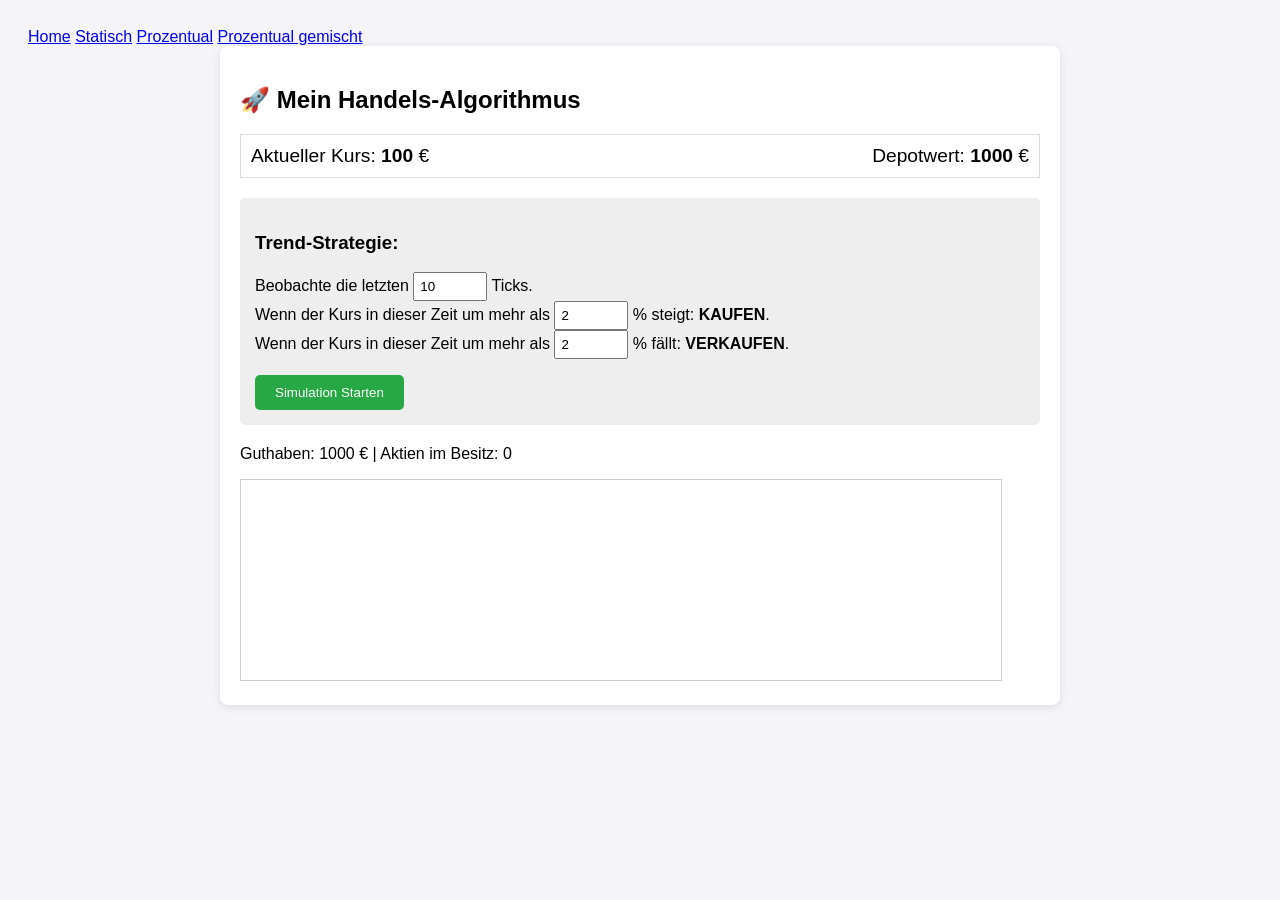
<file: prozentual.html>
<!DOCTYPE html>
<html lang="de">
<head>
    <meta charset="UTF-8">
    <title>Algo-Trader Workshop</title>
    <style>
        body { font-family: sans-serif; background: #f4f4f9; padding: 20px; }
        .container { max-width: 800px; margin: auto; background: white; padding: 20px; border-radius: 8px; box-shadow: 0 2px 10px rgba(0,0,0,0.1); }
        .market-info { display: flex; justify-content: space-between; font-size: 1.2em; margin-bottom: 20px; padding: 10px; border: 1px solid #ddd; }
        .controls { background: #eee; padding: 15px; border-radius: 5px; }
        button { cursor: pointer; background: #28a745; color: white; border: none; padding: 10px 20px; border-radius: 5px; }
        input { padding: 5px; width: 60px; }
    </style>
</head>
<body>
<nav>
  <a href="index.html">Home</a>
  <a href="statisch.html">Statisch</a>
  <a href="prozentual.html">Prozentual</a>
  <a href="prozentual-gemischt.html">Prozentual gemischt</a>
</nav>
<div class="container">
    <h2>🚀 Mein Handels-Algorithmus</h2>
    
    <div class="market-info">
        <div>Aktueller Kurs: <strong id="price">100</strong> €</div>
        <div>Depotwert: <strong id="total">1000</strong> €</div>
    </div>

    <div class="controls">
        <h3>Trend-Strategie:</h3>
            <p>
        Beobachte die letzten <input type="number" id="ticks" value="10"> Ticks.<br>
        Wenn der Kurs in dieser Zeit um mehr als <input type="number" id="percent" value="2"> % steigt: <strong>KAUFEN</strong>.<br>
        Wenn der Kurs in dieser Zeit um mehr als <input type="number" id="percent" value="2"> % fällt: <strong>VERKAUFEN</strong>.
            </p>
        <button onclick="toggleSimulation()" id="startBtn">Simulation Starten</button>
    </div>

    <div style="margin-top: 20px;">
        <p>Guthaben: <span id="cash">1000</span> € | Aktien im Besitz: <span id="shares">0</span></p>
        <canvas id="chart" width="760" height="200" style="border:1px solid #ccc;"></canvas>
    </div>
</div>

<script>
    let price = 100;
    let cash = 1000;
    let shares = 0;
    let isRunning = false;
    let history = [100];

    function toggleSimulation() {
        isRunning = !isRunning;
        document.getElementById('startBtn').innerText = isRunning ? "Stoppen" : "Simulation Starten";
        if(isRunning) runStep();
    }

    function runStep() {
        if(!isRunning) return;

        // 1. Marktbewegung (Zufall)
        let change = (Math.random() - 0.5) * 4;
        price = Math.max(10, +(price + change).toFixed(2));
        history.push(price);

        // 2. Trend-Logik auslesen
        let lookbackTicks = parseInt(document.getElementById('ticks').value);
        let percentThreshold = parseFloat(document.getElementById('percent').value) / 100;

        if (history.length > lookbackTicks) {
            // Vergleichspreis von vor X Ticks holen
            let oldPrice = history[history.length - 1 - lookbackTicks];
            let priceChangeRatio = (price - oldPrice) / oldPrice;

            // STRATEGIE: Wenn Kurs um Y% GESTIEGEN ist -> KAUFEN (Trend reiten)
            if (priceChangeRatio >= percentThreshold && cash >= price) {
                cash -= price;
                shares++;
                console.log("Trend-Kauf bei " + price);
            } 
            // STRATEGIE: Wenn Kurs um Y% GEFALLEN ist -> VERKAUFEN (Stop-Loss)
            else if (priceChangeRatio <= -percentThreshold && shares > 0) {
                cash += price;
                shares--;
                console.log("Trend-Verkauf bei " + price);
            }
        }

        updateUI();
        setTimeout(runStep, 500);
    }
</script>
</body>
</html>
</file>
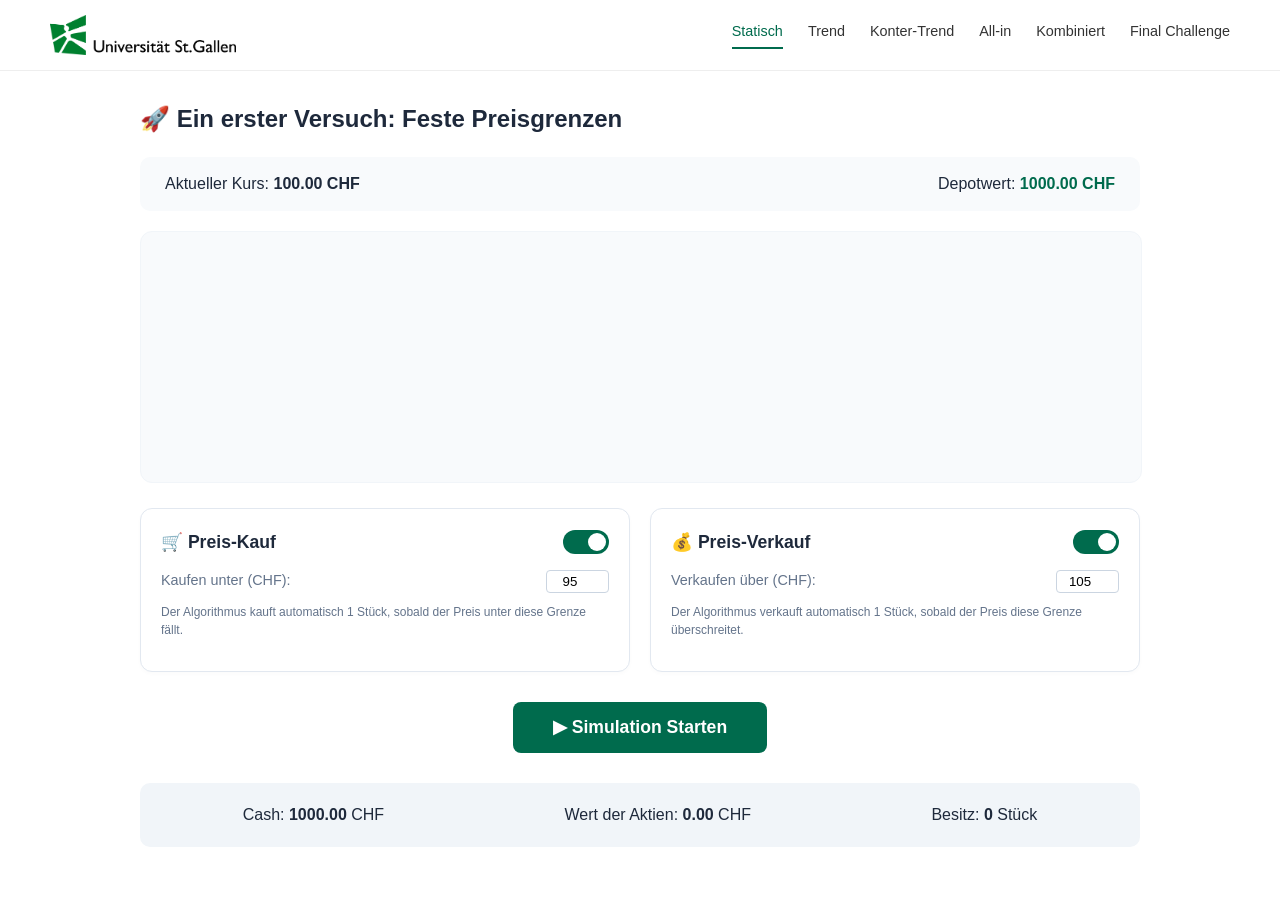
<file: statisch.html>
<!DOCTYPE html>
<html lang="de">  
<head>
    <meta charset="UTF-8">
    <title>Algo-Workshop: Statische Strategie</title>
    <link rel="stylesheet" href="style.css">
    <script src="charts.js"></script> 
</head>
<body>
    <header>
        <div class="logo-container">
            <a href="home.html">
                <img src="HSG_Logo_DE_RGB.png" alt="HSG Logo">
            </a>
        </div>
        <button class="menu-toggle" onclick="toggleMenu()">
            <span></span>
            <span></span>
            <span></span>
        </button>
    
        <nav id="main-nav">
            <a href="statisch.html" class="active">Statisch</a>
            <a href="trend.html">Trend</a>
            <a href="konter-trend.html">Konter-Trend</a>
            <a href="allin.html">All-in</a>
            <a href="kombiniert.html">Kombiniert</a>
            <a href="challenge.html">Final Challenge</a>
        </nav>
    </header> 
    
<div class="container">
    <h2>🚀 Ein erster Versuch: Feste Preisgrenzen</h2>
    
    <div class="market-info">
        <div>Aktueller Kurs: <strong id="price">100.00 CHF</strong></div>
        <div>Depotwert: <strong id="total" style="color: #006b4d;">1000.00 CHF</strong></div>
    </div>

    <canvas id="chart"></canvas>

    <div class="strategy-grid">
        <div class="rule-card buy">
            <div class="switch-header">
                <h4>🛒 Preis-Kauf</h4>
                <label class="ios-switch">
                    <input type="checkbox" id="buy_active" checked>
                    <span class="ios-slider"></span>
                </label>
            </div>
            <div class="input-group">
                <span>Kaufen unter (CHF):</span>
                <input type="number" id="buyTrigger" value="95">
            </div>
            <p style="font-size: 0.75em; color: #64748b; margin-top: 10px;">
                Der Algorithmus kauft automatisch 1 Stück, sobald der Preis unter diese Grenze fällt.
            </p>
        </div>

        <div class="rule-card sell">
            <div class="switch-header">
                <h4>💰 Preis-Verkauf</h4>
                <label class="ios-switch">
                    <input type="checkbox" id="sell_active" checked>
                    <span class="ios-slider"></span>
                </label>
            </div>
            <div class="input-group">
                <span>Verkaufen über (CHF):</span>
                <input type="number" id="sellTrigger" value="105">
            </div>
            <p style="font-size: 0.75em; color: #64748b; margin-top: 10px;">
                Der Algorithmus verkauft automatisch 1 Stück, sobald der Preis diese Grenze überschreitet.
            </p>
        </div>
    </div>

    <div style="text-align: center; margin-top: 30px;">
        <button onclick="toggleSimulation()" id="startBtn" class="btn-start">▶ Simulation Starten</button>
    </div>

    <div class="footer-stats">
        <span>Cash: <b id="cash">1000.00</b> CHF</span>
        <span>Wert der Aktien: <b id="sharesValue">0.00</b> CHF</span>
        <span>Besitz: <b id="shares">0</b> Stück</span>
    </div>
</div>

<script>
    let price = 100, cash = 1000, shares = 0, isRunning = false;
    let history = [100], portfolioHistory = [1000];

    function toggleMenu() {
        const nav = document.getElementById('main-nav');
        nav.classList.toggle('active');
    }

    function toggleSimulation() {
        isRunning = !isRunning;
        const btn = document.getElementById('startBtn');
        
        if (isRunning) {
            btn.innerText = "⏹ Simulation Stoppen";
            btn.classList.add('running');
            runStep();
        } else {
            btn.innerText = "▶ Simulation Starten";
            btn.classList.remove('running');
        }
    }

    function runStep() {
        if(!isRunning) return;

        // 1. Markt simulieren
        let change = (Math.random() - 0.5) * 4;
        price = Math.max(10, +(price + change).toFixed(2));
        history.push(price);
        if(history.length > 100) history.shift();

        // 2. KAUF LOGIK
        if (document.getElementById('buy_active').checked) {
            let buyAt = parseFloat(document.getElementById('buyTrigger').value);
            if (price <= buyAt && cash >= price) {
                cash -= price; shares++;
            }
        }

        // 3. VERKAUF LOGIK
        if (document.getElementById('sell_active').checked) {
            let sellAt = parseFloat(document.getElementById('sellTrigger').value);
            if (price >= sellAt && shares > 0) {
                cash += price; shares--;
            }
        }

        let totalValue = +(cash + (shares * price)).toFixed(2);
        portfolioHistory.push(totalValue);
        if(portfolioHistory.length > 50) portfolioHistory.shift();
        
        updateUI(totalValue);
        setTimeout(runStep, 500);
    }

    function updateUI(total) {
        document.getElementById('price').innerText = price.toFixed(2) + " CHF";
        document.getElementById('cash').innerText = cash.toFixed(2);
        document.getElementById('shares').innerText = shares;
        document.getElementById('sharesValue').innerText = (shares * price).toFixed(2);
        document.getElementById('total').innerText = total.toFixed(2) + " CHF";
        drawChart();
    }

    // Initialisierung
    drawChart();
</script>
</body>
</html>
</file>
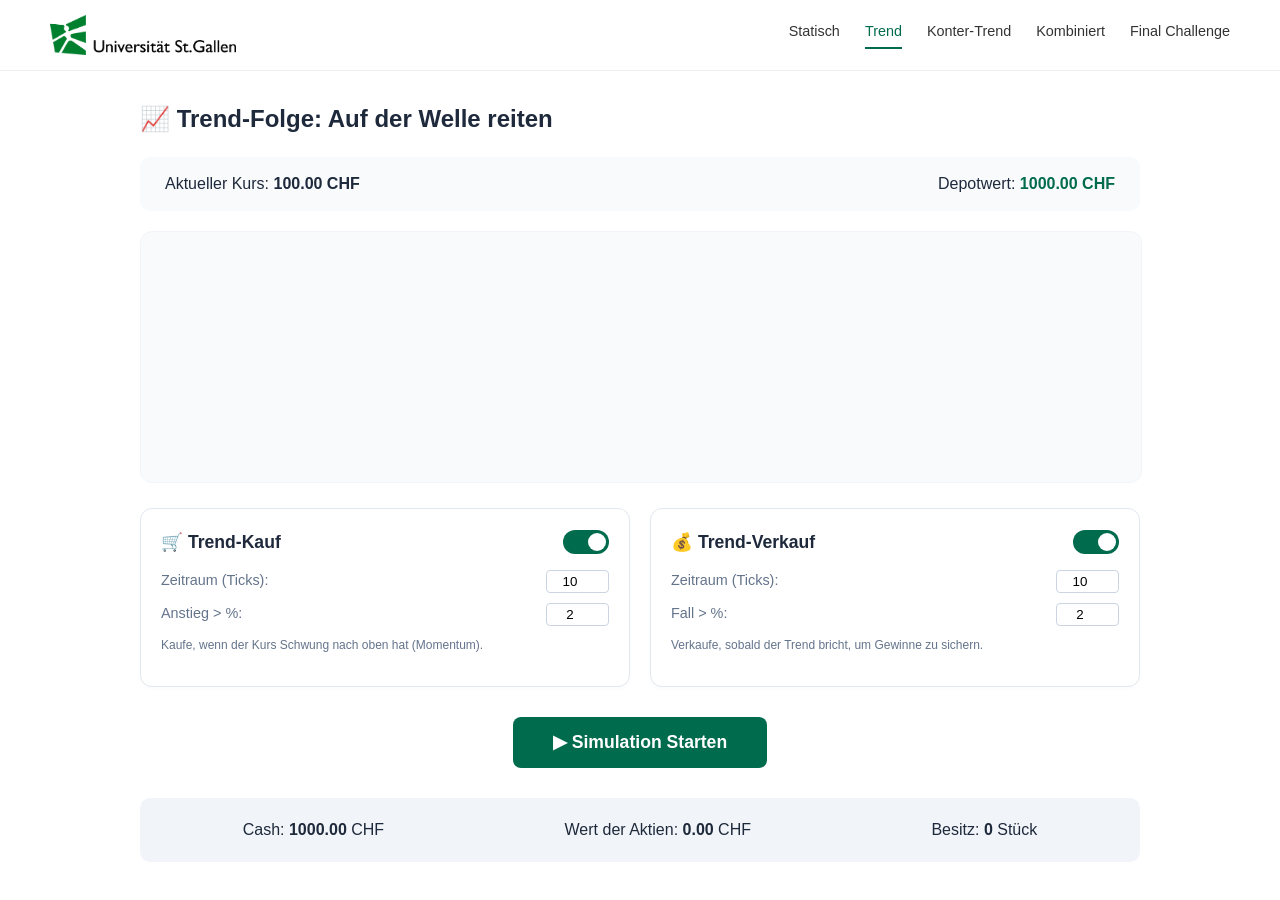
<file: trend.html>
<!DOCTYPE html>
<html lang="de">
<head>
    <meta charset="UTF-8">
    <title>Algo-Workshop: Trend-Folge</title>
    <link rel="stylesheet" href="style.css">
    <script src="charts.js"></script>
</head>

<body>
    <header>
        <div class="logo-container">
            <a href="home.html">
                <img src="HSG_Logo_DE_RGB.png" alt="HSG Logo">
            </a>
        </div>
        <button class="menu-toggle" onclick="toggleMenu()">
            <span></span>
            <span></span>
            <span></span>
        </button>
    
        <nav id="main-nav">
            <a href="statisch.html">Statisch</a>
            <a href="trend.html" class="active">Trend</a>
            <a href="konter-trend.html">Konter-Trend</a>
            <a href="kombiniert.html">Kombiniert</a>
            <a href="challenge.html">Final Challenge</a>
        </nav>
    </header>

<div class="container">
    <h2>📈 Trend-Folge: Auf der Welle reiten</h2>
    
    <div class="market-info">
        <div>Aktueller Kurs: <strong id="price">100.00 CHF</strong></div>
        <div>Depotwert: <strong id="total" style="color: #006b4d;">1000.00 CHF</strong></div>
    </div>

    <canvas id="chart"></canvas>

    <div class="strategy-grid">
        <div class="rule-card buy">
            <div class="switch-header">
                <h4>🛒 Trend-Kauf</h4>
                <label class="ios-switch">
                    <input type="checkbox" id="buy_active" checked>
                    <span class="ios-slider"></span>
                </label>
            </div>
            <div class="input-group">
                <span>Zeitraum (Ticks):</span>
                <input type="number" id="ticks" value="10">
            </div>
            <div class="input-group">
                <span>Anstieg > %:</span>
                <input type="number" id="percent_buy" value="2">
            </div>
            <p style="font-size: 0.75em; color: #64748b; margin-top: 10px;">
                Kaufe, wenn der Kurs Schwung nach oben hat (Momentum).
            </p>
        </div>

        <div class="rule-card sell">
            <div class="switch-header">
                <h4>💰 Trend-Verkauf</h4>
                <label class="ios-switch">
                    <input type="checkbox" id="sell_active" checked>
                    <span class="ios-slider"></span>
                </label>
            </div>
            <div class="input-group">
                <span>Zeitraum (Ticks):</span>
                <input type="number" id="ticks_sell" value="10">
            </div>
            <div class="input-group">
                <span>Fall > %:</span>
                <input type="number" id="percent_sell" value="2">
            </div>
            <p style="font-size: 0.75em; color: #64748b; margin-top: 10px;">
                Verkaufe, sobald der Trend bricht, um Gewinne zu sichern.
            </p>
        </div>
    </div>

    <div style="text-align: center; margin-top: 30px;">
        <button onclick="toggleSimulation()" id="startBtn" class="btn-start">▶ Simulation Starten</button>
    </div>

    <div class="footer-stats">
        <span>Cash: <b id="cash">1000.00</b> CHF</span>
        <span>Wert der Aktien: <b id="sharesValue">0.00</b> CHF</span>
        <span>Besitz: <b id="shares">0</b> Stück</span>
    </div>
</div>

<script>
    let price = 100, cash = 1000, shares = 0, isRunning = false;
    let history = [100], portfolioHistory = [1000];

    function toggleMenu() {
        const nav = document.getElementById('main-nav');
        nav.classList.toggle('active');
    }

    function toggleSimulation() {
        isRunning = !isRunning;
        const btn = document.getElementById('startBtn');
        
        if (isRunning) {
            btn.innerText = "⏹ Simulation Stoppen";
            btn.classList.add('running');
            runStep();
        } else {
            btn.innerText = "▶ Simulation Starten";
            btn.classList.remove('running');
        }
    }

    function runStep() {
        if(!isRunning) return;

        // 1. Marktbewegung
        let change = (Math.random() - 0.5) * 4;
        price = Math.max(10, +(price + change).toFixed(2));
        history.push(price);
        if(history.length > 100) history.shift();

        // 2. KAUF LOGIK
        if (document.getElementById('buy_active').checked) {
            let tBuy = parseInt(document.getElementById('ticks').value);
            let pBuy = parseFloat(document.getElementById('percent_buy').value) / 100;
            if (history.length > tBuy) {
                let oldPriceBuy = history[history.length - 1 - tBuy];
                let ratioBuy = (price - oldPriceBuy) / oldPriceBuy;
                if (ratioBuy >= pBuy && cash >= price) {
                    cash -= price; shares++;
                }
            }
        }

        // 3. VERKAUF LOGIK
        if (document.getElementById('sell_active').checked) {
            let tSell = parseInt(document.getElementById('ticks_sell').value);
            let pSell = parseFloat(document.getElementById('percent_sell').value) / 100;
            if (history.length > tSell) {
                let oldPriceSell = history[history.length - 1 - tSell];
                let ratioSell = (price - oldPriceSell) / oldPriceSell;
                if (ratioSell <= -pSell && shares > 0) {
                    cash += price; shares--;
                }
            }
        }

        let currentTotal = +(cash + (shares * price)).toFixed(2);
        portfolioHistory.push(currentTotal);
        if(portfolioHistory.length > 50) portfolioHistory.shift();

        updateUI(currentTotal);
        setTimeout(runStep, 500);
    }

    function updateUI(total) {
        document.getElementById('price').innerText = price.toFixed(2) + " CHF";
        document.getElementById('cash').innerText = cash.toFixed(2);
        document.getElementById('shares').innerText = shares;
        document.getElementById('sharesValue').innerText = (shares * price).toFixed(2);
        document.getElementById('total').innerText = total.toFixed(2) + " CHF";
        drawChart();
    }

    drawChart();
</script>
</body>
</html>
</file>
<file: style.css>
/* --- 1. BASIS SETUP --- */
body { 
    font-family: 'Segoe UI', Arial, sans-serif; 
    background: #ffffff; 
    margin: 0; 
    color: #1e293b; 
    line-height: 1.5;
}

/* --- 2. HEADER & NAVIGATION (Responsive) --- */
header {
    display: flex;
    justify-content: space-between; /* Logo links, Nav rechts */
    align-items: center;           /* Vertikal zentrieren */
    padding: 15px 50px;
    background: #ffffff;
    border-bottom: 1px solid #eeeeee;
    position: relative;            /* Basis für das mobile Menü */
}

.logo-container img { 
    height: 40px; 
    display: block;
}

nav { 
    display: flex; 
    gap: 25px; 
    align-items: center;
}

nav a { 
    text-decoration: none; 
    color: #333; 
    font-size: 0.9em; 
    font-weight: 500; 
    padding-bottom: 5px;
    transition: 0.2s;
    border-bottom: 2px solid transparent;
}

nav a:hover, nav a.active { 
    color: #006b4d; 
    border-bottom: 2px solid #006b4d; 
}

/* Der Hamburger-Button (standardmäßig versteckt) */
.menu-toggle {
    display: none; 
    flex-direction: column;
    gap: 5px;
    background: none;
    border: none;
    cursor: pointer;
    padding: 10px;
}

.menu-toggle span {
    width: 25px;
    height: 3px;
    background: #333;
    border-radius: 2px;
}

/* --- 3. CONTAINER & MARKT-INFO --- */
.container { 
    max-width: 1000px; 
    margin: 30px auto; 
    padding: 0 20px; 
}

.market-info {
    display: flex;
    justify-content: space-between;
    background: #f8fafc;
    padding: 15px 25px;
    border-radius: 10px;
    margin-bottom: 20px;
}

/* --- 4. CHART (Fixer Platzhalter) --- */
#chart {
    display: block;
    width: 100%;
    height: 250px;
    background-color: #f8fafc;
    border-radius: 12px;
    margin: 20px 0;
    border: 1px solid #f1f5f9;
}

/* --- 5. STRATEGIE GRID (KACHELN) --- */
.strategy-grid {
    display: grid;
    grid-template-columns: repeat(auto-fit, minmax(300px, 1fr));
    gap: 20px;
    margin-top: 25px;
}

.rule-card {
    background: white;
    border: 1px solid #e2e8f0;
    border-radius: 12px;
    padding: 20px;
    box-shadow: 0 2px 4px rgba(0,0,0,0.02);
    transition: transform 0.2s ease;
}

.rule-card:hover {
    transform: translateY(-3px);
    box-shadow: 0 8px 15px rgba(0,0,0,0.05);
}

.switch-header {
    display: flex;
    justify-content: space-between;
    align-items: center;
    margin-bottom: 15px;
}

.switch-header h4 { margin: 0; font-size: 1.1em; }

/* --- 6. iOS SWITCH DESIGN --- */
.ios-switch {
    position: relative;
    display: inline-block;
    width: 46px;
    height: 24px;
}

.ios-switch input { opacity: 0; width: 0; height: 0; }

.ios-slider {
    position: absolute;
    cursor: pointer;
    top: 0; left: 0; right: 0; bottom: 0;
    background-color: #e2e8f0;
    transition: .3s;
    border-radius: 24px;
}

.ios-slider:before {
    position: absolute;
    content: "";
    height: 18px;
    width: 18px;
    left: 3px;
    bottom: 3px;
    background-color: white;
    transition: .3s;
    border-radius: 50%;
}

input:checked + .ios-slider { background-color: #006b4d; }
input:checked + .ios-slider:before { transform: translateX(22px); }

/* --- 7. INPUTS & BUTTONS --- */
.input-group {
    display: flex;
    justify-content: space-between;
    margin-top: 10px;
    font-size: 0.9em;
    color: #64748b;
}

.input-group input {
    width: 55px;
    border: 1px solid #cbd5e1;
    border-radius: 4px;
    padding: 3px;
    text-align: center;
}

.btn-start {
    background: #006b4d;
    color: white;
    border: none;
    padding: 15px 40px;
    border-radius: 8px;
    font-weight: bold;
    font-size: 1.1em;
    cursor: pointer;
    transition: 0.2s;
    width: auto;
    min-width: 200px;
}

.btn-start:hover { background: #00563e; transform: scale(1.02); }
.btn-start.running { background: #ef4444 !important; }

/* --- 8. FOOTER STATS --- */
.footer-stats {
    display: flex;
    justify-content: space-around;
    flex-wrap: wrap;
    gap: 15px;
    margin-top: 30px;
    padding: 20px;
    background: #f1f5f9;
    border-radius: 10px;
}

/* --- 9. MOBILE OPTIMIERUNG (Breakpoints) --- */
@media (max-width: 850px) {
    header { padding: 10px 20px; }
    
    .menu-toggle { display: flex; } /* Hamburger einblenden */

    nav {
        display: none; /* Menü verstecken */
        flex-direction: column;
        position: absolute;
        top: 100%; 
        left: 0;
        width: 100%;
        background: white;
        border-bottom: 1px solid #eee;
        box-shadow: 0 10px 15px rgba(0,0,0,0.1);
        z-index: 1000;
        gap: 0;
    }

    nav.active { display: flex; } /* Menü einblenden wenn aktiv */

    nav a {
        padding: 15px 25px;
        width: 100%;
        border-bottom: 1px solid #f8fafc;
        box-sizing: border-box;
    }

    nav a.active { border-bottom: none; border-left: 4px solid #006b4d; }
}
</file>
